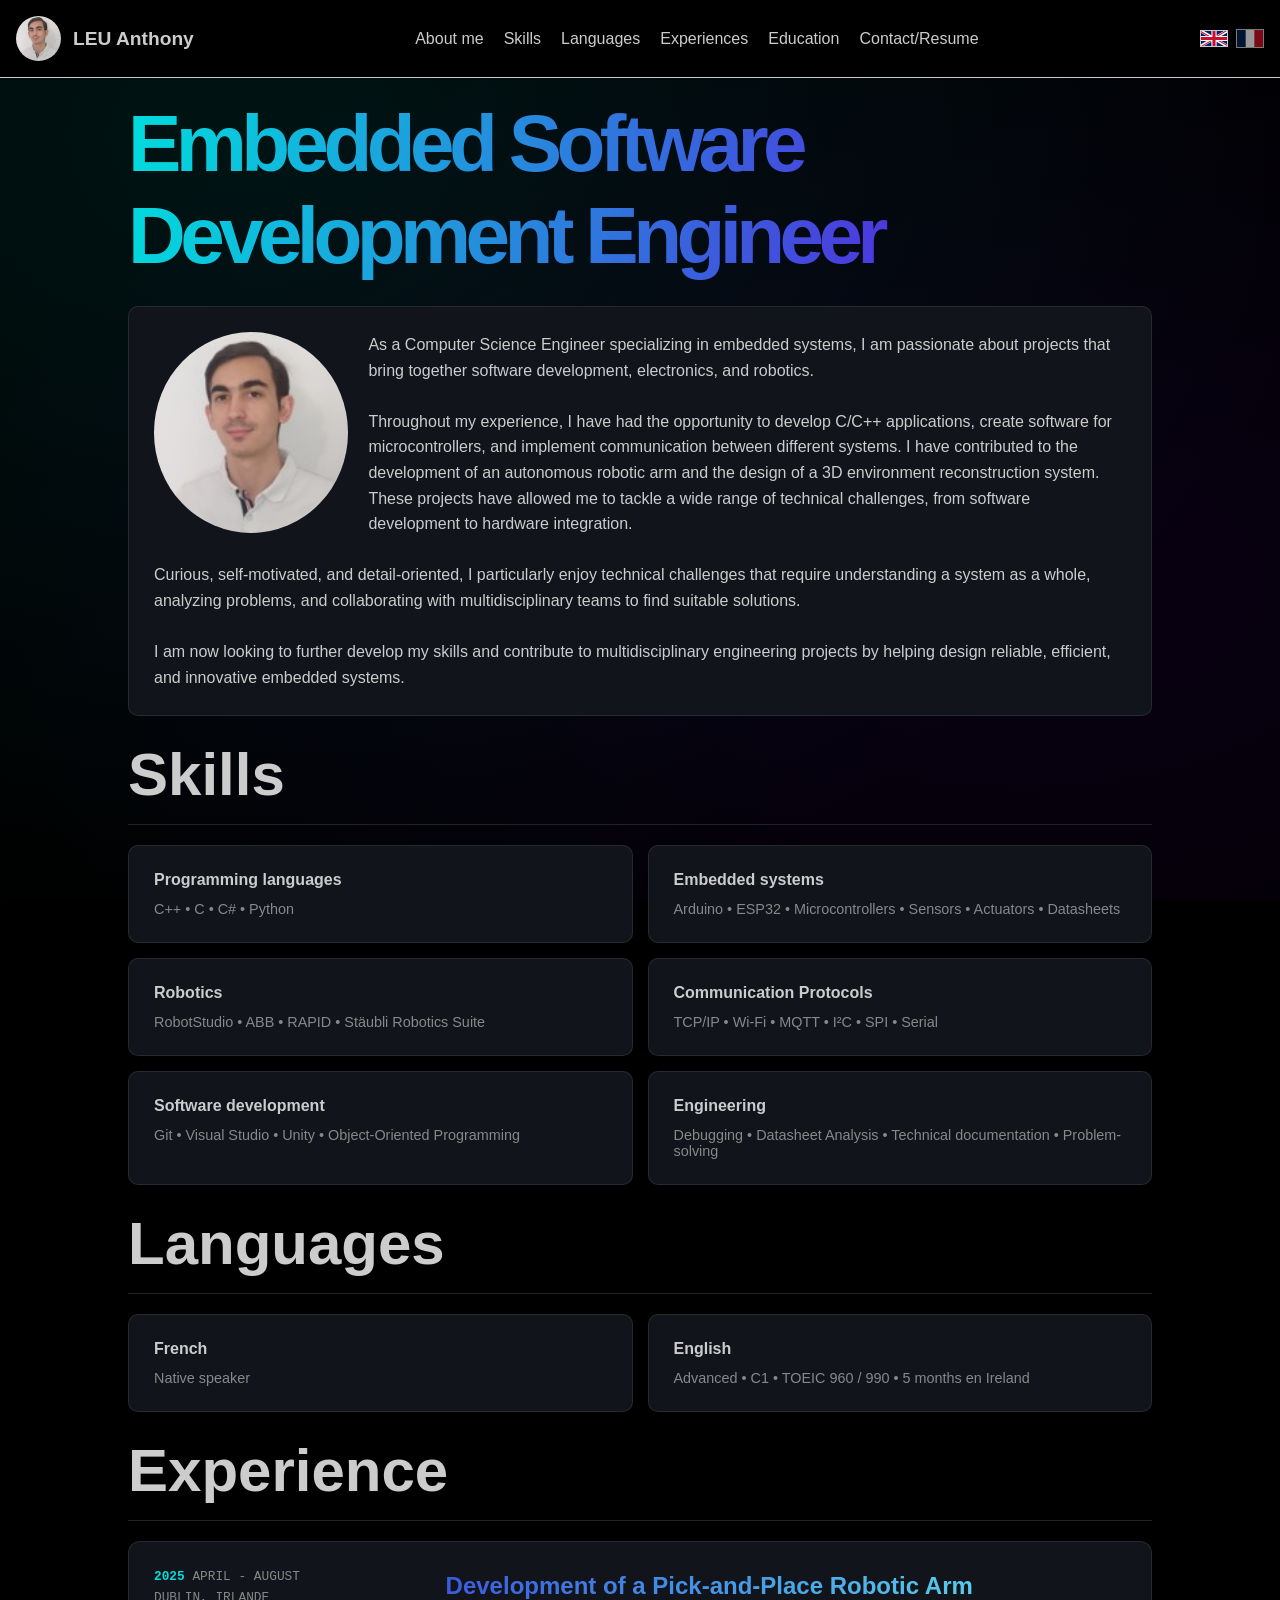
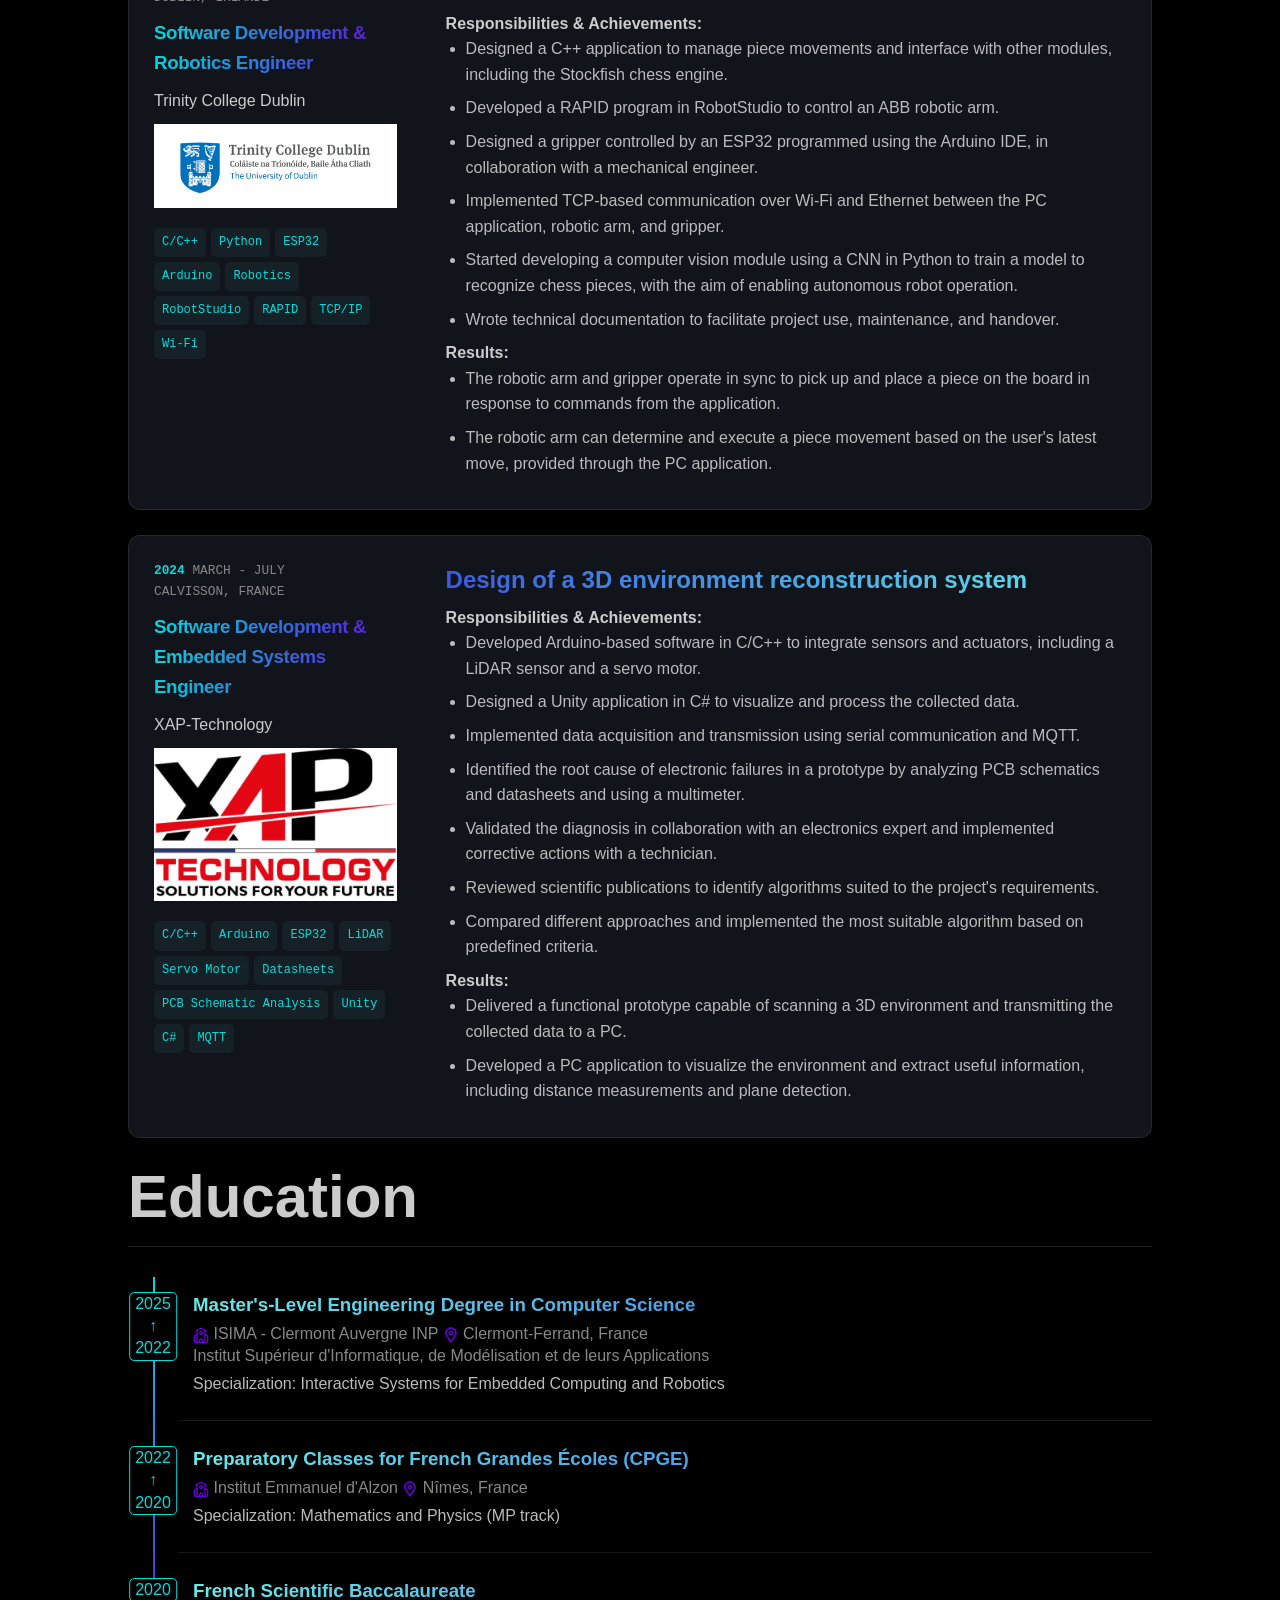
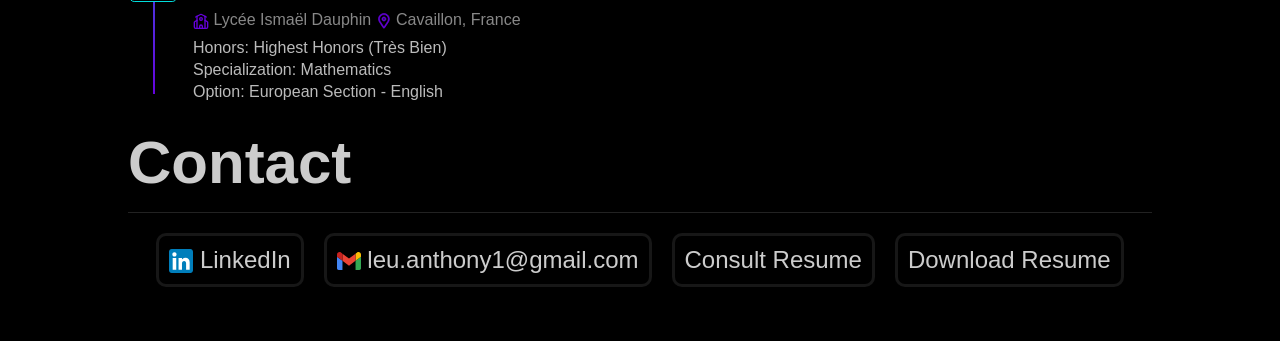
<file: index.html>
<!DOCTYPE html>
<html lang="en">
<head>
  <meta charset="UTF-8">
  <meta name="viewport" content="width=device-width, initial-scale=1.0">
  <title>LEU Anthony | Portfolio</title>
  <meta name="description" content="My personal portfolio.">

  <script>
    const language = navigator.language.toLowerCase();

    if (language.startsWith("fr")) {
      window.location.replace("fr/");
    } else {
      window.location.replace("en/");
    }
  </script>
</head>
<body>
  <p>
    Redirecting...
    <a href="en/">English</a> |
    <a href="fr/">Français</a>
  </p>
</body>
</html>
</file>
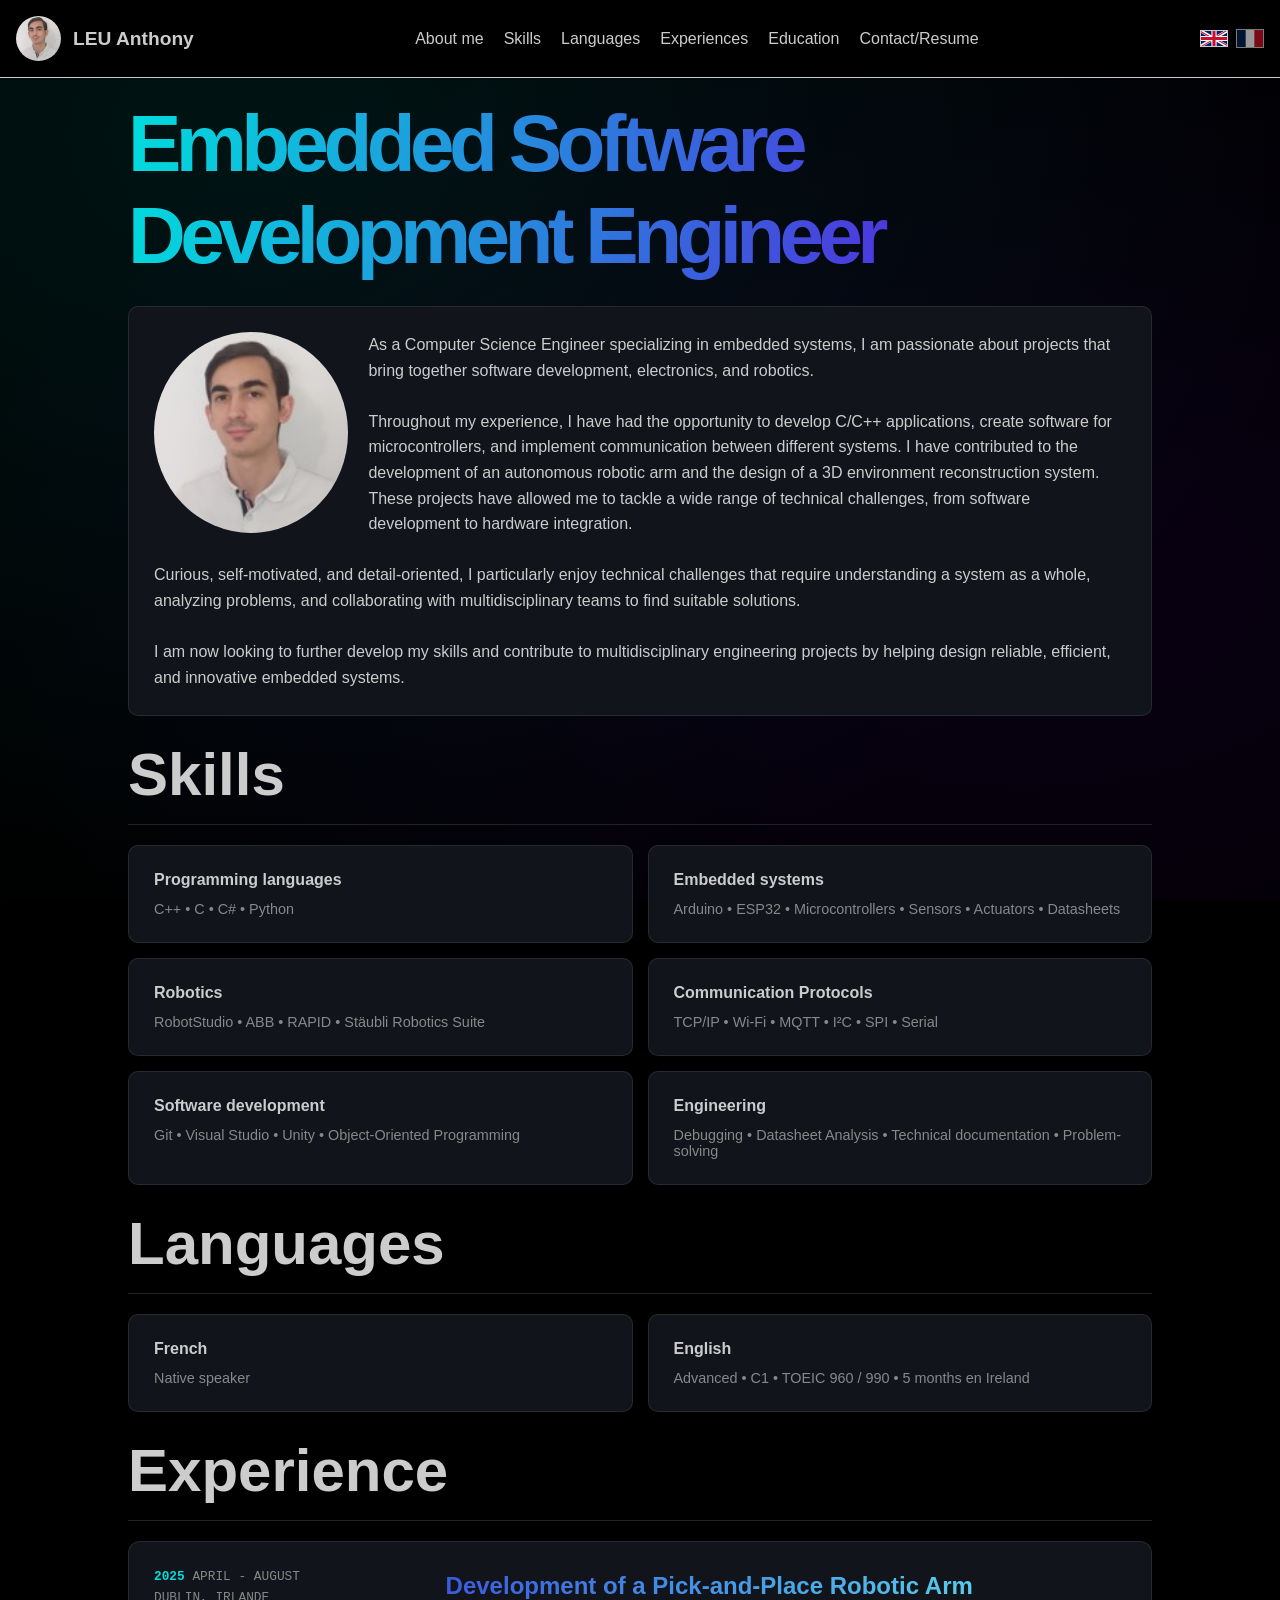
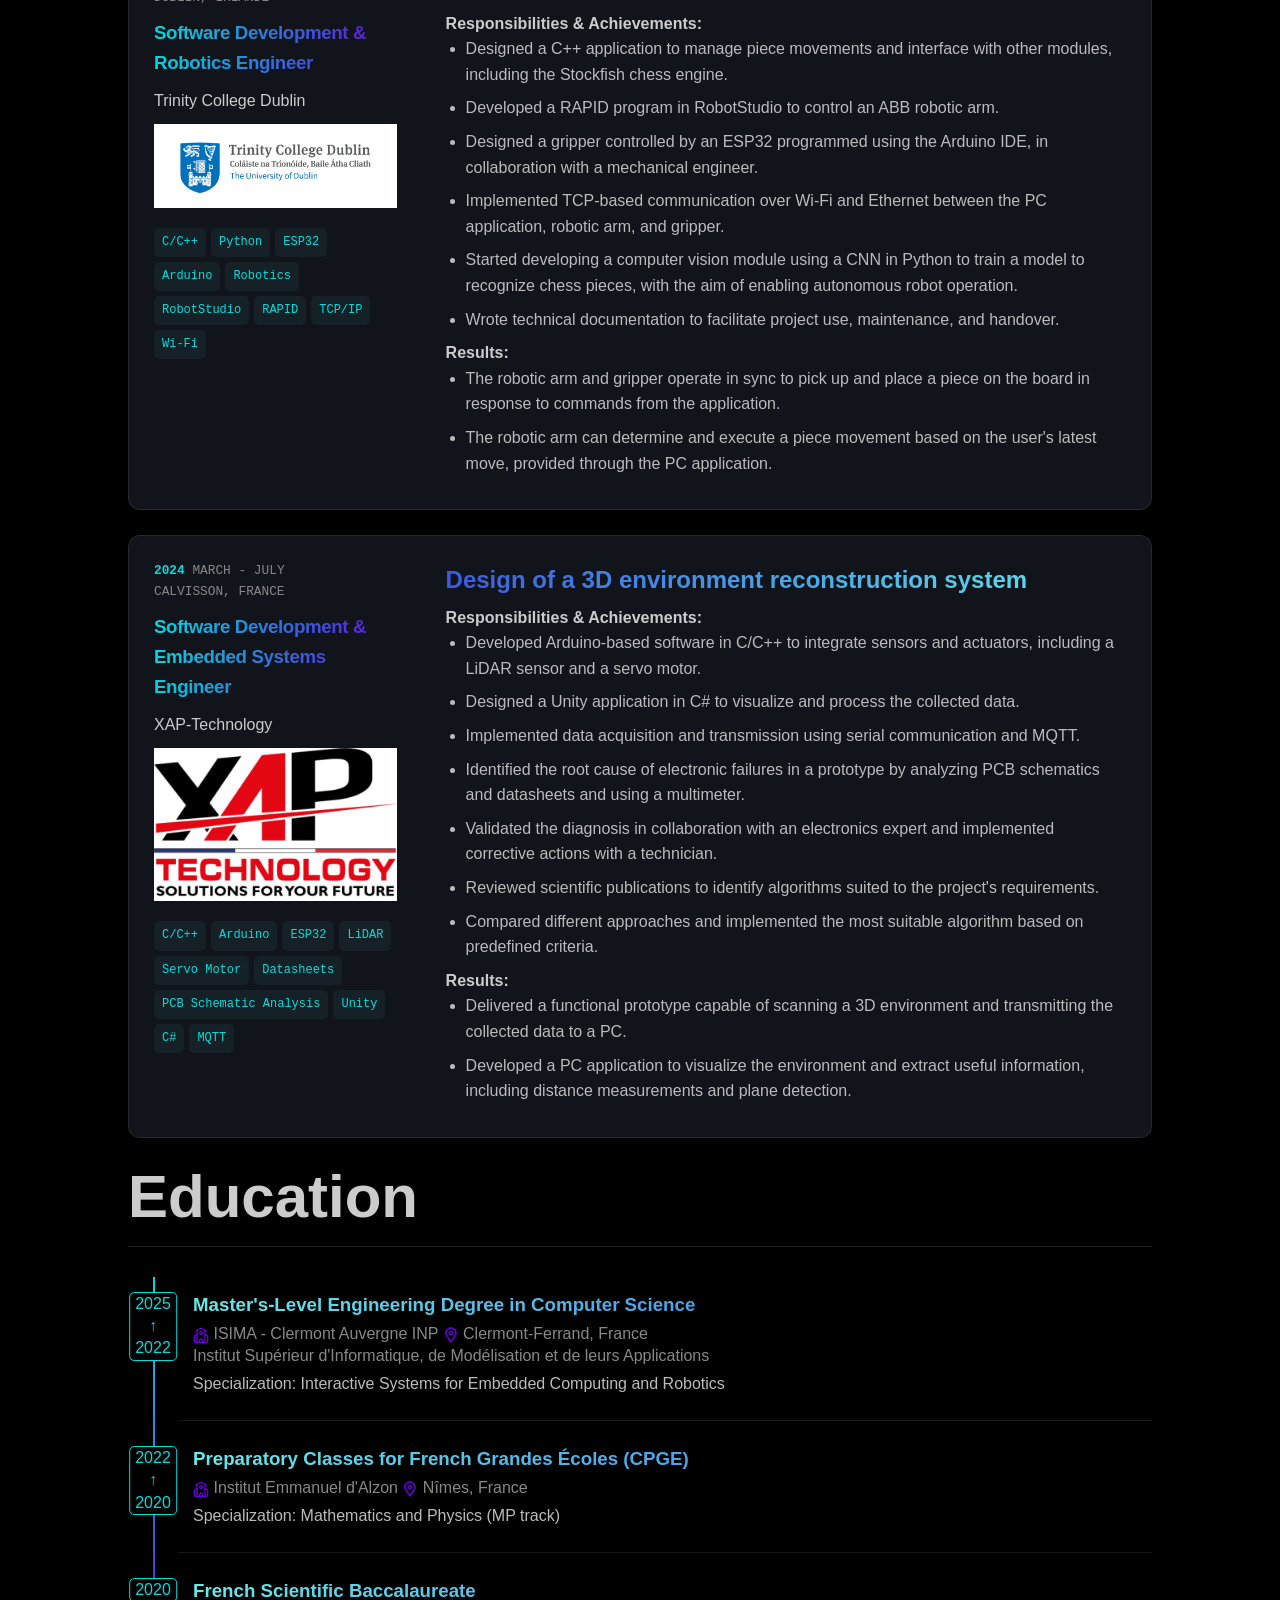
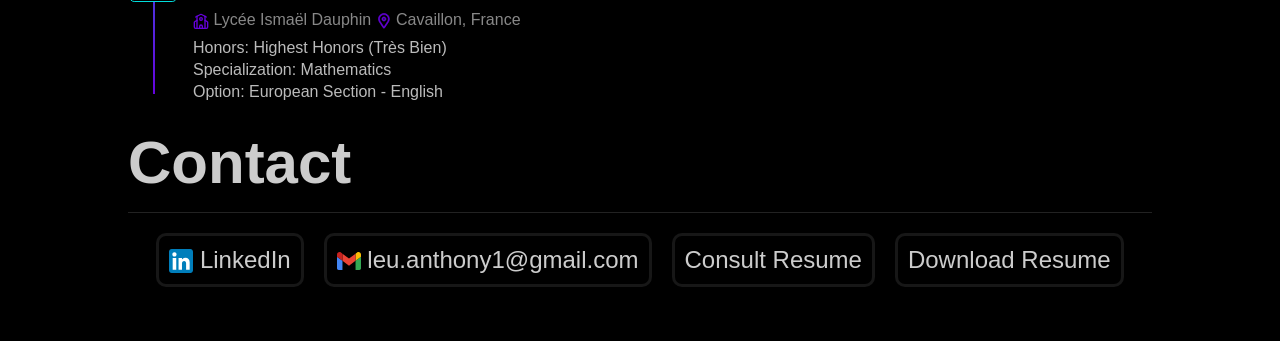
<file: en/index.html>
<!DOCTYPE html>
<html lang="en">
<head>
    <meta charset="UTF-8">
    <meta name="viewport" content="width=device-width, initial-scale=1.0">
    <title>LEU Anthony | Portfolio</title>
    <meta name="description" content="My personal portfolio.">
    <link rel="stylesheet" href="../style.css">
</head>
<body>
    <header>
        <nav>
            <a href="../en/" class="logo">
                <img src="../assets/profile.jpg" alt="Profile picture">
                <span>LEU Anthony</span>
            </a>
            <div class="nav-links">
                <a href="#about">About me</a>
                <a href="#skills">Skills</a>
                <a href="#languages">Languages</a>
                <a href="#experiences">Experiences</a>
                <a href="#education">Education</a>
                <a href="#contact">Contact/Resume</a>
            </div>
            <div class="language-selector">
                <a href="../en/" lang="en" aria-label="English" aria-current="page">
                    <img src="../assets/flags/gb.svg" alt="English">
                </a>
                <a href="../fr/" lang="fr" aria-label="Français">
                    <img src="../assets/flags/fr.svg" alt="Français">
                </a>
            </div>
        </nav>
    </header>
    <main>
        <section id="about">
            <h1>Embedded Software Development Engineer</h1>
            <div class="presentation">
                <img src="../assets/profile.jpg" alt="Profile picture">
                <p>
                    As a Computer Science Engineer specializing in embedded systems, I am passionate about projects that bring together software development, electronics, and robotics.
                    <br>
                    <br>
                    Throughout my experience, I have had the opportunity to develop C/C++ applications, create software for microcontrollers, and implement communication between different systems. I have contributed to the development of an autonomous robotic arm and the design of a 3D environment reconstruction system. These projects have allowed me to tackle a wide range of technical challenges, from software development to hardware integration.
                    <br>
                    <br>
                    Curious, self-motivated, and detail-oriented, I particularly enjoy technical challenges that require understanding a system as a whole, analyzing problems, and collaborating with multidisciplinary teams to find suitable solutions.
                    <br>
                    <br>
                    I am now looking to further develop my skills and contribute to multidisciplinary engineering projects by helping design reliable, efficient, and innovative embedded systems.
                </p>
            </div>
        </section>
        <section id="skills">
            <h2>Skills</h2>
            <div class="cards-grid">
                <div class="card">
                    <h3>
                        Programming languages
                    </h3>
                    <p>
                        C++ • C • C# • Python
                    </p>
                </div>
                <div class="card">
                    <h3>
                        Embedded systems
                    </h3>
                    <p>
                        Arduino • ESP32 • Microcontrollers • Sensors • Actuators • Datasheets
                    </p>
                </div>
                <div class="card">
                    <h3>
                        Robotics
                    </h3>
                    <p>
                        RobotStudio • ABB • RAPID • Stäubli Robotics Suite
                    </p>
                </div>
                <div class="card">
                    <h3>
                        Communication Protocols
                    </h3>
                    <p>
                        TCP/IP • Wi-Fi • MQTT • I²C • SPI • Serial
                    </p>
                </div>
                <div class="card">
                    <h3>
                        Software development
                    </h3>
                    <p>
                        Git • Visual Studio • Unity • Object-Oriented Programming
                    </p>
                </div>
                <div class="card">
                    <h3>
                        Engineering
                    </h3>

                    <p>
                        Debugging • Datasheet Analysis • Technical documentation • Problem-solving
                    </p>
                </div>
            </div>
        </section>
        <section id="languages">
            <h2>Languages</h2>
            <div class="cards-grid">
                <div class="card">
                    <h3>
                        French
                    </h3>
                    <p>
                        Native speaker
                    </p>
                </div>
                <div class="card">
                    <h3>
                        English
                    </h3>
                    <p>
                        Advanced • C1 • TOEIC 960 / 990 • 5 months en Ireland
                    </p>
                </div>
            </div>
        </section>
        <section id="experiences">
            <h2>Experience</h2>
            <div class="column">
                <article class="experience-card">
                    <div class="experience-head">
                        <div class="date_place">
                            <strong> 2025 </strong> APRIL - AUGUST
                            <br>
                            DUBLIN, IRLANDE
                        </div>
                        <h3>
                            Software Development & Robotics Engineer
                        </h3>
                        <div class="company">
                            Trinity College Dublin
                            <br>
                            <img src="../assets/company/Trinity-Logo.jpg" alt="Trinity-Logo">
                        </div>
                        <div class="tags">
                            <span class="tag">C/C++</span>
                            <span class="tag">Python</span>
                            <span class="tag">ESP32</span>
                            <span class="tag">Arduino</span>
                            <span class="tag">Robotics</span>
                            <span class="tag">RobotStudio</span>
                            <span class="tag">RAPID</span>
                            <span class="tag">TCP/IP</span>
                            <span class="tag">Wi-Fi</span>
                        </div>
                    </div>
                    <div class="experience-content">
                        <h3>
                            Development of a Pick-and-Place Robotic Arm
                        </h3>
                        <h4>
                            Responsibilities & Achievements:
                        </h4>
                        <ul>
                            <li>
                                Designed a C++ application to manage piece movements and interface with other modules, including the Stockfish chess engine.
                            </li>
                            <li>
                                Developed a RAPID program in RobotStudio to control an ABB robotic arm.
                            </li>
                            <li>
                                Designed a gripper controlled by an ESP32 programmed using the Arduino IDE, in collaboration with a mechanical engineer.
                            </li>
                            <li>
                                Implemented TCP-based communication over Wi-Fi and Ethernet between the PC application, robotic arm, and gripper.
                            </li>
                            <li>
                                Started developing a computer vision module using a CNN in Python to train a model to recognize chess pieces, with the aim of enabling autonomous robot operation.
                            </li>
                            <li>
                                Wrote technical documentation to facilitate project use, maintenance, and handover.
                            </li>
                        </ul>
                        <h4>
                            Results:
                        </h4>
                        <ul>

                            <li>
                                The robotic arm and gripper operate in sync to pick up and place a piece on the board in response to commands from the application.
                            </li>
                            <li>
                                The robotic arm can determine and execute a piece movement based on the user's latest move, provided through the PC application.
                            </li>
                        </ul>
                </article>
                <article class="experience-card">
                    <div class="experience-head">
                        <div class="date_place">
                            <strong> 2024 </strong> MARCH - JULY
                            <br>
                            CALVISSON, FRANCE
                        </div>
                        <h3>
                            Software Development & Embedded Systems Engineer
                        </h3>
                        <div class="company">
                            XAP-Technology
                            <br>
                            <img src="../assets/company/XAP-technology-Logo.png" alt="XAP-technology-Logo">
                        </div>
                        <div class="tags">
                            <span class="tag">C/C++</span>
                            <span class="tag">Arduino</span>
                            <span class="tag">ESP32</span>
                            <span class="tag">LiDAR</span>
                            <span class="tag">Servo Motor</span>
                            <span class="tag">Datasheets</span>
                            <span class="tag">PCB Schematic Analysis</span>
                            <span class="tag">Unity</span>
                            <span class="tag">C#</span>
                            <span class="tag">MQTT</span>
                        </div>
                    </div>
                    <div class="experience-content">
                        <h3>
                            Design of a 3D environment reconstruction system
                        </h3>
                        <h4>
                            Responsibilities & Achievements:
                        </h4>
                        <ul>
                            <li>
                                Developed Arduino-based software in C/C++ to integrate sensors and actuators, including a LiDAR sensor and a servo motor.
                            </li>
                            <li>
                                Designed a Unity application in C# to visualize and process the collected data.
                            </li>
                            <li>
                                Implemented data acquisition and transmission using serial communication and MQTT.
                            </li>
                            <li>
                                Identified the root cause of electronic failures in a prototype by analyzing PCB schematics and datasheets and using a multimeter.
                            </li>
                            <li>
                                Validated the diagnosis in collaboration with an electronics expert and implemented corrective actions with a technician.
                            </li>
                            <li>
                                Reviewed scientific publications to identify algorithms suited to the project's requirements.
                            </li>
                            <li>
                                Compared different approaches and implemented the most suitable algorithm based on predefined criteria.
                            </li>
                        </ul>
                        <h4>
                            Results:
                        </h4>
                        <ul>
                            <li>
                                Delivered a functional prototype capable of scanning a 3D environment and transmitting the collected data to a PC.
                            </li>
                            <li>
                                Developed a PC application to visualize the environment and extract useful information, including distance measurements and plane detection.
                            </li>
                        </ul>
                    </div>
                </article>
            </div>
        </section>
        <section id="education">
            <h2>Education</h2>
            <div class="timeline">
                <article class="education-card">
                    <div class="date">
                        2025<br>↑<br>2022
                    </div>
                    <h3>
                        Master's-Level Engineering Degree in Computer Science
                    </h3>
                    <div class="school">
                        <img src="../assets/icons/school.svg">
                        ISIMA - Clermont Auvergne INP
                        <img src="../assets/icons/location-pin.svg">
                        Clermont-Ferrand, France
                        <br>
                        Institut Supérieur d'Informatique, de Modélisation et de leurs Applications
                    </div>
                    <p>
                        Specialization: Interactive Systems for Embedded Computing and Robotics<br>
                    </p>
                </article>
                <article class="education-card">
                    <div class="date">
                        2022<br>↑<br>2020
                    </div>
                    <h3>
                        Preparatory Classes for French Grandes Écoles (CPGE)
                    </h3>
                    <div class="school">
                        <img src="../assets/icons/school.svg">
                        Institut Emmanuel d'Alzon
                        <img src="../assets/icons/location-pin.svg">
                        Nîmes, France
                    </div>
                    <p>
                        Specialization: Mathematics and Physics (MP track)<br>
                    </p>
                </article>
                <article class="education-card">
                    <div class="date">
                        2020
                    </div>
                    <h3>
                        French Scientific Baccalaureate
                    </h3>
                    <div class="school">
                        <img src="../assets/icons/school.svg">
                        Lycée Ismaël Dauphin
                        <img src="../assets/icons/location-pin.svg">
                        Cavaillon, France
                    </div>
                    <p>
                        Honors: Highest Honors (Très Bien)<br>
                        Specialization: Mathematics<br>
                        Option: European Section - English
                    </p>
                </article>
            </div>
        </section>
        <section id="contact">
            <h2>Contact</h2>
            <div class="column">
                <div class="row">
                    <a href="https://www.linkedin.com/in/anthony-leu/" target="_blank" rel="noopener noreferrer">
                        <img src="../assets/icons/LinkedIn.svg" alt="">
                        LinkedIn
                    </a>
                    <a href="mailto:leu.anthony1@gmail.com">
                        <img src="../assets/icons/Gmail.svg" alt="">
                        leu.anthony1@gmail.com
                    </a>
                    <a href="/assets/Resume-Leu_Anthony.pdf" target="_blank" rel="noopener noreferrer">
                        Consult Resume
                    </a>
                    <a href="/assets/Resume-Leu_Anthony.pdf" download="Resume-Leu_Anthony.pdf">
                        Download Resume
                    </a>
                </div>
            </div>
        </section>
        <br>
        <br>
        <br>
    </main>
</body>
</html>
</file>
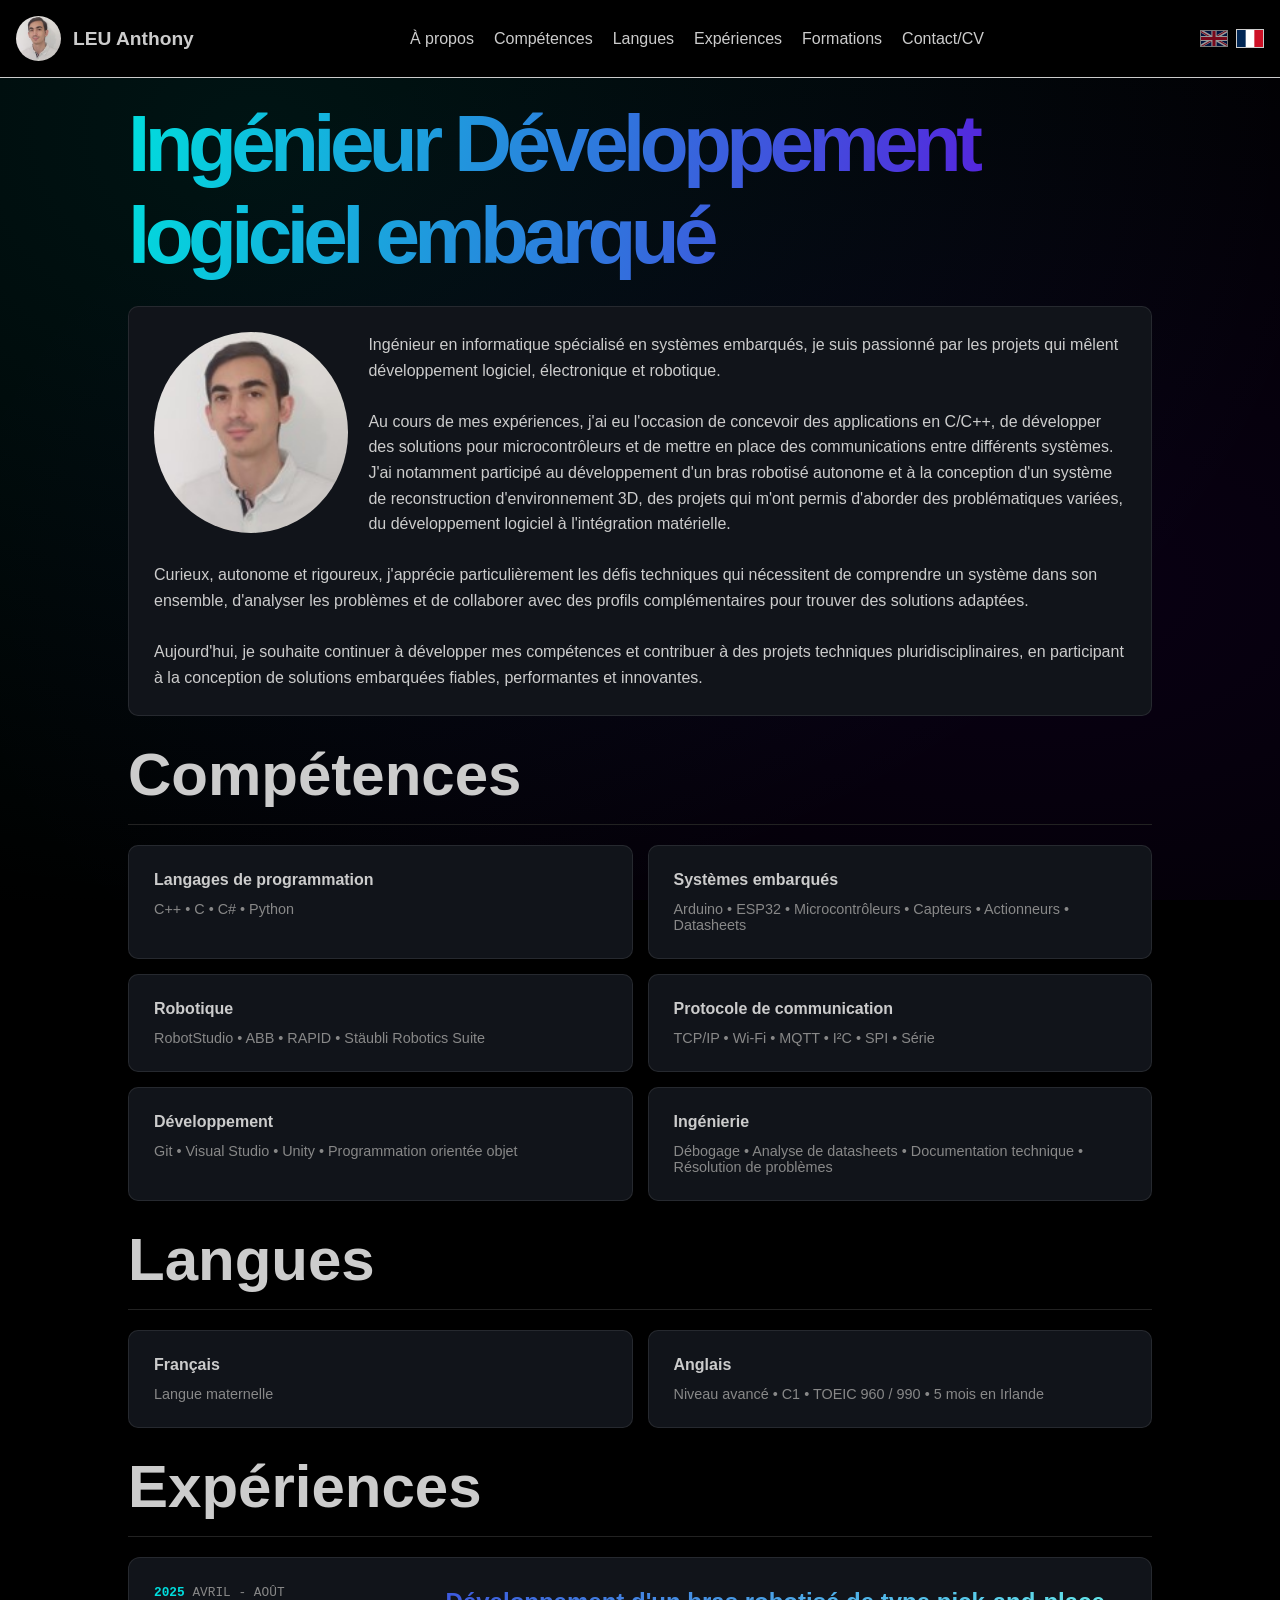
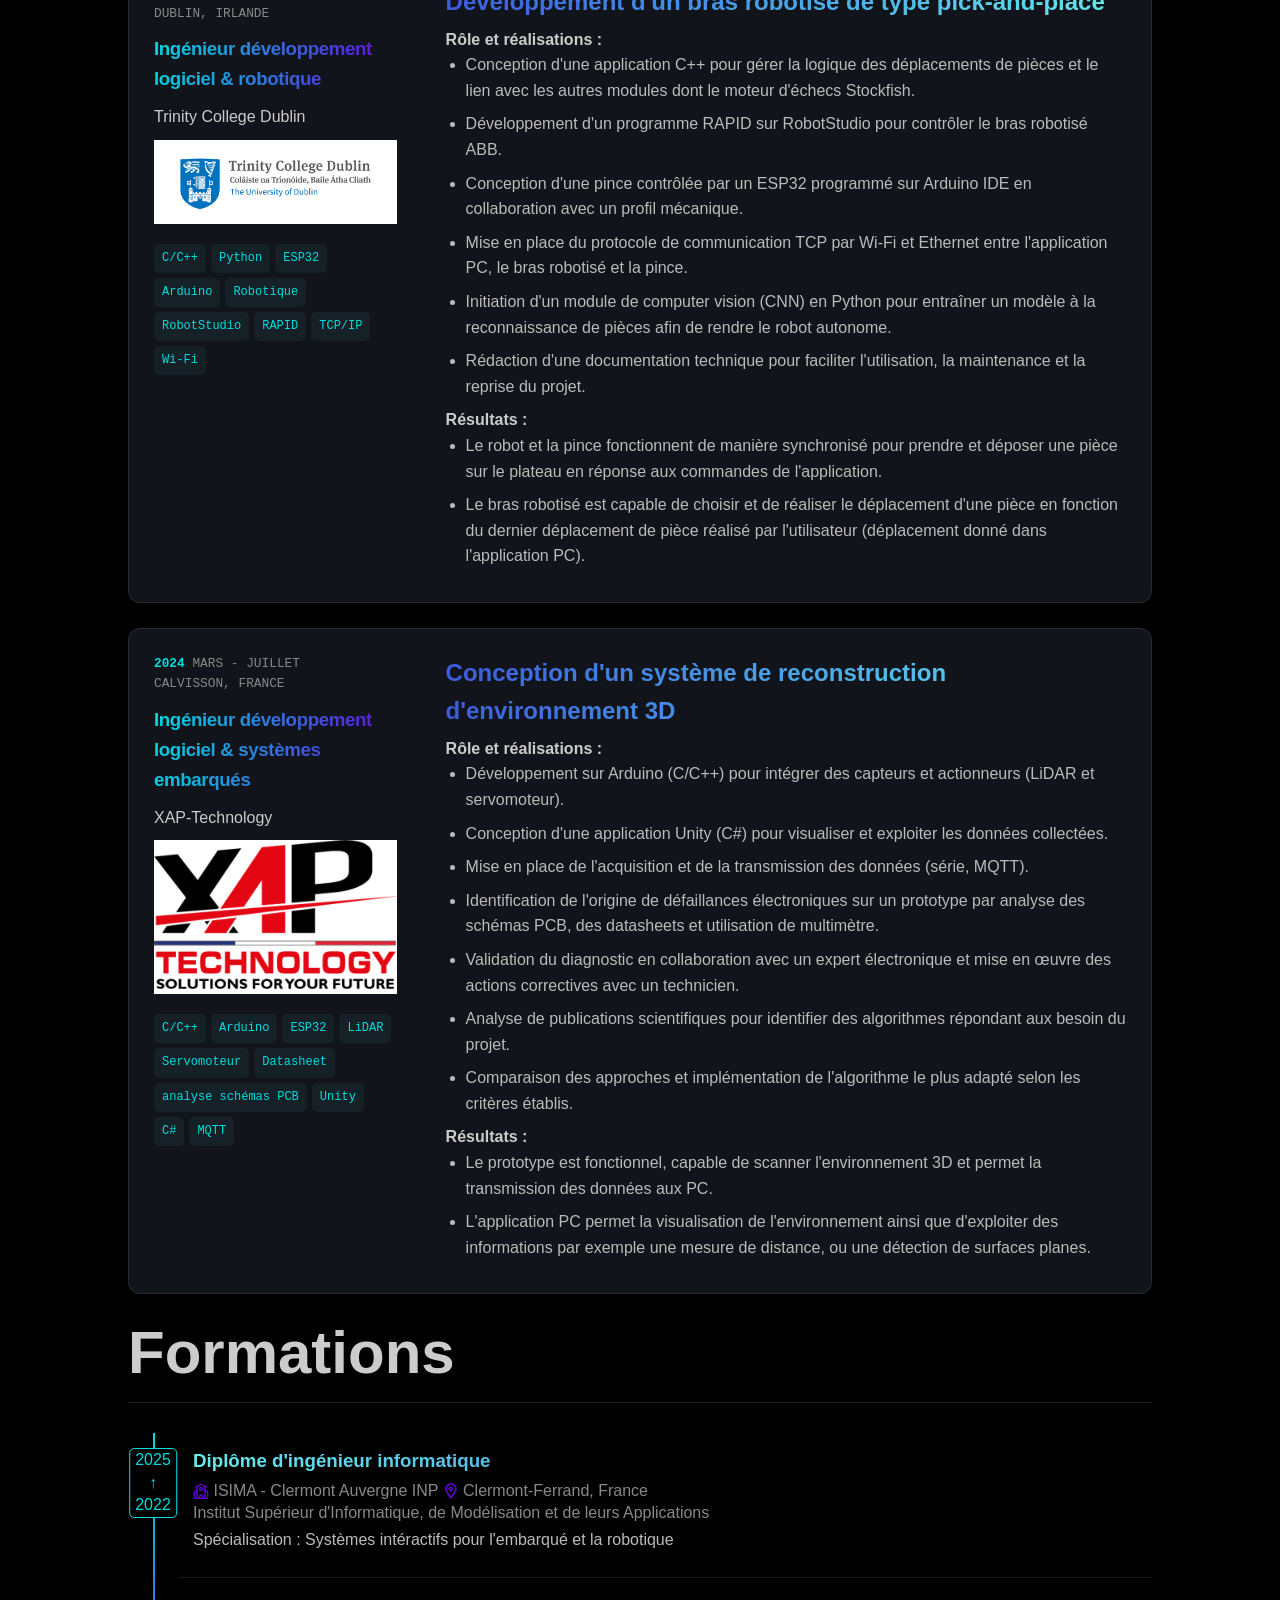
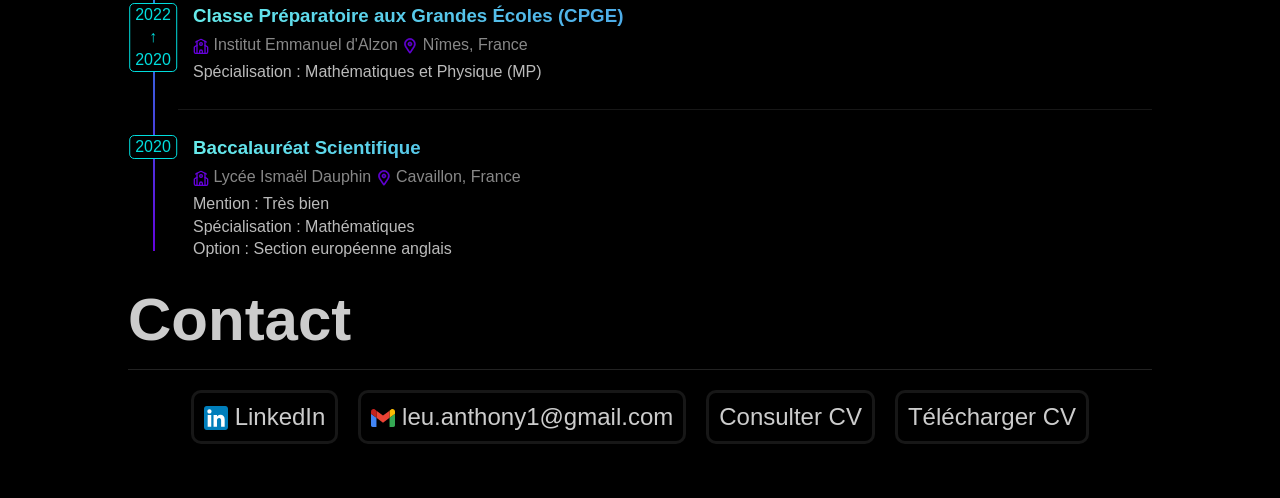
<file: fr/index.html>
<!DOCTYPE html>
<html lang="en">
<head>
    <meta charset="UTF-8">
    <meta name="viewport" content="width=device-width, initial-scale=1.0">
    <title>LEU Anthony | Portfolio</title>
    <meta name="description" content="My personal portfolio.">
    <link rel="stylesheet" href="../style.css">
</head>
<body>
    <header>
        <nav>
            <a href="../fr/" class="logo">
                <img src="../assets/profile.jpg" alt="Photo de profil">
                <span>LEU Anthony</span>
            </a>
            <div class="nav-links">
                <a href="#about">À propos</a>
                <a href="#skills">Compétences</a>
                <a href="#languages">Langues</a>
                <a href="#experiences">Expériences</a>
                <a href="#education">Formations</a>
                <a href="#contact">Contact/CV</a>
            </div>
            <div class="language-selector">
                <a href="../en/" lang="en" aria-label="English">
                    <img src="../assets/flags/gb.svg" alt="English">
                </a>
                <a href="../fr/" lang="fr" aria-label="Français" aria-current="page">
                    <img src="../assets/flags/fr.svg" alt="Français">
                </a>
            </div>
        </nav>
    </header>
    <main>
        <section id="about">
            <h1>Ingénieur Développement logiciel embarqué</h1>
            <div class="presentation">
                <img src="../assets/profile.jpg" alt="Photo de profil">
                <p>
                    Ingénieur en informatique spécialisé en systèmes embarqués, je suis passionné par les projets qui mêlent développement logiciel, électronique et robotique.
                    <br>
                    <br>
                    Au cours de mes expériences, j'ai eu l'occasion de concevoir des applications en C/C++, de développer des solutions pour microcontrôleurs et de mettre en place des communications entre différents systèmes. J'ai notamment participé au développement d'un bras robotisé autonome et à la conception d'un système de reconstruction d'environnement 3D, des projets qui m'ont permis d'aborder des problématiques variées, du développement logiciel à l'intégration matérielle.
                    <br>
                    <br>
                    Curieux, autonome et rigoureux, j'apprécie particulièrement les défis techniques qui nécessitent de comprendre un système dans son ensemble, d'analyser les problèmes et de collaborer avec des profils complémentaires pour trouver des solutions adaptées.
                    <br>
                    <br>
                    Aujourd'hui, je souhaite continuer à développer mes compétences et contribuer à des projets techniques pluridisciplinaires, en participant à la conception de solutions embarquées fiables, performantes et innovantes.
                </p>
            </div>
        </section>
        <section id="skills">
            <h2>Compétences</h2>
            <div class="cards-grid">
                <div class="card">
                    <h3>
                        Langages de programmation
                    </h3>
                    <p>
                        C++ • C • C# • Python
                    </p>
                </div>
                <div class="card">
                    <h3>
                        Systèmes embarqués
                    </h3>
                    <p>
                        Arduino • ESP32 • Microcontrôleurs • Capteurs • Actionneurs • Datasheets
                    </p>
                </div>
                <div class="card">
                    <h3>
                        Robotique
                    </h3>
                    <p>
                        RobotStudio • ABB • RAPID • Stäubli Robotics Suite
                    </p>
                </div>
                <div class="card">
                    <h3>
                        Protocole de communication
                    </h3>
                    <p>
                        TCP/IP • Wi-Fi • MQTT • I²C • SPI • Série
                    </p>
                </div>
                <div class="card">
                    <h3>
                        Développement
                    </h3>
                    <p>
                        Git • Visual Studio • Unity • Programmation orientée objet
                    </p>
                </div>
                <div class="card">
                    <h3>
                        Ingénierie
                    </h3>

                    <p>
                        Débogage • Analyse de datasheets • Documentation technique • Résolution de problèmes
                    </p>
                </div>
            </div>
        </section>
        <section id="languages">
            <h2>Langues</h2>
            <div class="cards-grid">
                <div class="card">
                    <h3>
                        Français
                    </h3>
                    <p>
                        Langue maternelle
                    </p>
                </div>
                <div class="card">
                    <h3>
                        Anglais
                    </h3>
                    <p>
                        Niveau avancé • C1 • TOEIC 960 / 990 • 5 mois en Irlande
                    </p>
                </div>
            </div>
        </section>
        <section id="experiences">
            <h2>Expériences</h2>
            <div class="column">
                <article class="experience-card">
                    <div class="experience-head">
                        <div class="date_place">
                            <strong> 2025 </strong> AVRIL - AOÛT
                            <br>
                            DUBLIN, IRLANDE
                        </div>
                        <h3>
                            Ingénieur développement logiciel & robotique
                        </h3>
                        <div class="company">
                            Trinity College Dublin
                            <br>
                            <img src="../assets/company/Trinity-Logo.jpg" alt="Trinity-Logo">
                        </div>
                        <div class="tags">
                            <span class="tag">C/C++</span>
                            <span class="tag">Python</span>
                            <span class="tag">ESP32</span>
                            <span class="tag">Arduino</span>
                            <span class="tag">Robotique</span>
                            <span class="tag">RobotStudio</span>
                            <span class="tag">RAPID</span>
                            <span class="tag">TCP/IP</span>
                            <span class="tag">Wi-Fi</span>
                        </div>
                    </div>
                    <div class="experience-content">
                        <h3>
                            Développement d'un bras robotisé de type pick-and-place
                        </h3>
                        <h4>
                            Rôle et réalisations :
                        </h4>
                        <ul>
                            <li>
                                Conception d'une application C++ pour gérer la logique des déplacements de pièces et le lien avec les autres modules dont le moteur d'échecs Stockfish.
                            </li>
                            <li>
                                Développement d'un programme  RAPID  sur RobotStudio pour contrôler le bras robotisé ABB.
                            </li>
                            <li>
                                Conception d'une pince contrôlée par un ESP32 programmé sur Arduino IDE en collaboration avec un profil mécanique.
                            </li>
                            <li>
                                Mise en place du protocole de communication TCP par Wi-Fi et Ethernet entre l'application PC, le bras robotisé et la pince.
                            </li>
                            <li>
                                Initiation d'un module de computer vision (CNN) en Python pour entraîner un modèle à la reconnaissance de pièces afin de rendre le robot autonome.
                            </li>
                            <li>
                                Rédaction d'une documentation technique pour faciliter l'utilisation, la maintenance et la reprise du projet.
                            </li>
                        </ul>
                        <h4>
                            Résultats :
                        </h4>
                        <ul>

                            <li>
                               Le robot et la pince fonctionnent de manière synchronisé pour prendre et déposer une pièce sur le plateau en réponse aux commandes de l'application.
                            </li>
                            <li>
                                Le bras robotisé est capable de choisir et de réaliser le déplacement d'une pièce en fonction du dernier déplacement de pièce réalisé par l'utilisateur (déplacement donné dans l'application PC).
                            </li>
                        </ul>
                </article>
                <article class="experience-card">
                    <div class="experience-head">
                        <div class="date_place">
                            <strong> 2024 </strong> MARS - JUILLET
                            <br>
                            CALVISSON, FRANCE
                        </div>
                        <h3>
                            Ingénieur développement logiciel & systèmes embarqués
                        </h3>
                        <div class="company">
                            XAP-Technology
                            <br>
                            <img src="../assets/company/XAP-technology-Logo.png" alt="XAP-technology-Logo">
                        </div>
                        <div class="tags">
                            <span class="tag">C/C++</span>
                            <span class="tag">Arduino</span>
                            <span class="tag">ESP32</span>
                            <span class="tag">LiDAR</span>
                            <span class="tag">Servomoteur</span>
                            <span class="tag">Datasheet</span>
                            <span class="tag">analyse schémas PCB</span>
                            <span class="tag">Unity</span>
                            <span class="tag">C#</span>
                            <span class="tag">MQTT</span>
                        </div>
                    </div>
                    <div class="experience-content">
                        <h3>
                            Conception d'un système de reconstruction d'environnement 3D
                        </h3>
                        <h4>
                            Rôle et réalisations :
                        </h4>
                        <ul>
                            <li>
                                Développement sur Arduino (C/C++) pour intégrer des capteurs et actionneurs (LiDAR et servomoteur).
                            </li>
                            <li>
                                Conception d'une application Unity (C#) pour visualiser et exploiter les données collectées.
                            </li>
                            <li>
                                Mise en place de l'acquisition et de la transmission des données (série, MQTT).
                            </li>
                            <li>
                                Identification de l'origine de défaillances électroniques sur un prototype par analyse des schémas PCB, des datasheets et utilisation de multimètre.
                            </li>
                            <li>
                                Validation du diagnostic en collaboration avec un expert électronique et mise en œuvre des actions correctives avec un technicien.
                            </li>
                            <li>
                                Analyse de publications scientifiques pour identifier des algorithmes répondant aux besoin du projet.
                            </li>
                            <li>
                                Comparaison des approches et implémentation de l'algorithme le plus adapté selon les critères établis.
                            </li>
                        </ul>
                        <h4>
                            Résultats :
                        </h4>
                        <ul>
                            <li>
                                Le prototype est fonctionnel, capable de scanner l'environnement 3D et permet la transmission des données aux PC.
                            </li>
                            <li>
                                L'application PC permet la visualisation de l'environnement ainsi que d'exploiter des informations par exemple une mesure de distance, ou une détection de surfaces planes.
                            </li>
                        </ul>
                    </div>
                </article>
            </div>
        </section>
        <section id="education">
            <h2>Formations</h2>
            <div class="timeline">
                <article class="education-card">
                    <div class="date">
                        2025<br>↑<br>2022
                    </div>
                    <h3>
                        Diplôme d'ingénieur informatique
                    </h3>
                    <div class="school">
                        <img src="../assets/icons/school.svg">
                        ISIMA - Clermont Auvergne INP
                        <img src="../assets/icons/location-pin.svg">
                        Clermont-Ferrand, France
                        <br>
                        Institut Supérieur d'Informatique, de Modélisation et de leurs Applications
                    </div>
                    <p>
                        Spécialisation : Systèmes intéractifs pour l'embarqué et la robotique<br>
                    </p>
                </article>
                <article class="education-card">
                    <div class="date">
                        2022<br>↑<br>2020
                    </div>
                    <h3>
                        Classe Préparatoire aux Grandes Écoles (CPGE)
                    </h3>
                    <div class="school">
                        <img src="../assets/icons/school.svg">
                        Institut Emmanuel d'Alzon
                        <img src="../assets/icons/location-pin.svg">
                        Nîmes, France
                    </div>
                    <p>
                        Spécialisation : Mathématiques et Physique (MP)<br>
                    </p>
                </article>
                <article class="education-card">
                    <div class="date">
                        2020
                    </div>
                    <h3>
                        Baccalauréat Scientifique
                    </h3>
                    <div class="school">
                        <img src="../assets/icons/school.svg">
                        Lycée Ismaël Dauphin
                        <img src="../assets/icons/location-pin.svg">
                        Cavaillon, France
                    </div>
                    <p>
                        Mention : Très bien<br>
                        Spécialisation : Mathématiques<br>
                        Option : Section européenne anglais
                    </p>
                </article>
            </div>
        </section>
        <section id="contact">
            <h2>Contact</h2>
            <div class="column">
                <div class="row">
                    <a href="https://www.linkedin.com/in/anthony-leu/" target="_blank" rel="noopener noreferrer">
                        <img src="../assets/icons/LinkedIn.svg" alt="">
                        LinkedIn
                    </a>
                    <a href="mailto:leu.anthony1@gmail.com">
                        <img src="../assets/icons/Gmail.svg" alt="">
                        leu.anthony1@gmail.com
                    </a>
                    <a href="/assets/CV-Leu_Anthony.pdf" target="_blank" rel="noopener noreferrer">
                        Consulter CV
                    </a>
                    <a href="/assets/CV-Leu_Anthony.pdf" download="CV-Leu_Anthony.pdf">
                        Télécharger CV
                    </a>
                </div>
            </div>
        </section>
        <br>
        <br>
        <br>
    </main>
</body>
</html>
</file>
<file: style.css>
/* General reset */
* {
    margin: 0;
    padding: 0;
    box-sizing: border-box;
}

:root {
    --white: #cccccc;
    --black: #000000;
    --light-grey: #bbbbbb;
    --grey: #888888;
    --dark-grey: #222222;
    --light-blue: #00dddd;
    --dark-blue: #6600dd;
    --h1-size: clamp(3.2rem, 7vw, 5rem);
    --h2-size: calc(var(--h1-size) * 0.75);
    --border: rgba(255, 255, 255, 0.09);
    --card: #11141a;
}

body {
    font-family: Arial, sans-serif;
    background-color: var(--black);
    color: var(--white);
    background-image:
        radial-gradient(
            ellipse at 20% 15%,
            rgb(from var(--light-blue) r g b / 9%),
            transparent 75%
        ),
        radial-gradient(
            ellipse at 80% 65%,
            rgb(from var(--dark-blue) r g b / 9%),
            transparent 75%
        );
    background-attachment: fixed;
}

img {
    height: 1em;
    width: auto;
    max-width: 1em;
    vertical-align: middle;
}

/* Headings */
h1 {
    font-size: var(--h1-size);
    letter-spacing: -0.07em;
    font-weight: 700;
    margin-bottom: 24px;
    background: linear-gradient(100deg,var(--light-blue),var(--dark-blue));
    -webkit-background-clip: text;
    background-clip: text;
    -webkit-text-fill-color: transparent;
}

h2 {
    font-size: var(--h2-size);
    font-weight: 600;
    line-height: 1.3;
    color: var(--white);
    margin-bottom: 20px;
    padding-bottom: 10px;
    border-bottom: 1px solid var(--dark-grey);
}

/* Header */
header {
    position: sticky;
    z-index: 100;
    top: 0;
    background-color: var(--black);
    padding: 16px;
    border-bottom: 1px solid var(--white);
}

nav {
    display: flex;
    align-items: center;
    justify-content: space-between;
}

/* Profile picture and name */
.logo {
    display: flex;
    align-items: center;
    gap: 12px;
    text-decoration: none;
    color: inherit;
    font-size: 1.2rem;
    font-weight: bold;
}

.logo img {
    width: 45px;
    max-width: none;
    height: 45px;
    object-fit: cover;
    border-radius: 50%;
}

/* Navigation links */
.nav-links {
    display: flex;
    align-items: center;
    gap: 20px;
}

.nav-links a {
    text-decoration: none;
    color: var(--white);
}

.nav-links a:hover {
    color: var(--grey);
}

/* Language flags */
.language-selector {
    display: flex;
    align-items: center;
    gap: 8px;
}
.language-selector img{
    width: 28px;
    max-width: none;
    height: auto;
    display: block;
    border: 1px solid var(--white);
}
.language-selector img:hover {
    transform: translateY(-2px);
}

.language-selector a:not([aria-current="page"]) {
    opacity: 0.6;
}

.language-selector a[aria-current="page"] {
    opacity: 1;
}

/* Main */
main {
    width: 80%;
    margin-inline: auto;
}

section {
    scroll-margin-top: 80px;
    padding-top: 20px
}

.presentation {
    padding: 25px;
    line-height: 1.6;
    border: 1px solid var(--border);
    border-radius: 10px;
    background: var(--card);
}


.presentation img {
    float: left;
    width: 20%;
    height: auto;
    max-width: 20%;
    object-fit: cover;
    border-radius: 50%;
    margin: 0 20px 10px 0;
}

/* Cards (skills & languages) */

.cards-grid {
    display: grid;
    grid-template-columns:
        repeat(2, 1fr);
    gap: 15px;
}

.card {
    padding: 25px;
    border: 1px solid var(--border);
    border-radius: 10px;
    background: var(--card);
}

.card h3 {
    margin-bottom: 12px;
    font-size: 1rem;
}

.card p {
    color: var(--grey);

    font-size: 0.9rem;
}

/* experiences */

.column {
    display: flex;
    flex-direction: column;
    justify-content: center;
    align-items: center;
    gap: 25px;
}

.experience-card {
    display: grid;
    grid-template-columns: 25% 1fr;
    gap: 5%;
    padding: 25px;
    border: 1px solid var(--border);
    border-radius: 12px;
    background: var(--card);
    line-height: 1.6;
}

.date_place {
    color: var(--grey);
    font-family: monospace;
    font-size: 0.8rem;
    padding-bottom: 10px;
}

.date_place strong {
    color: var(--light-blue);
    font-style: bold;
}

.experience-head h3 {
    letter-spacing: -0.02em;
    font-weight: 700;
    margin-bottom: 10px;
    background: linear-gradient(100deg,var(--light-blue),var(--dark-blue));
    -webkit-background-clip: text;
    background-clip: text;
    -webkit-text-fill-color: transparent;
}

.company {
    color : var(--white);
}

.company img{
    width: 100%;
    max-width: none;
    max-height: 80%;
    height: auto;
    object-fit: contain;
    margin-top: 10px;
    background-color: white;
}

.experience-content h3{
    font-size: 1.5rem;
    margin-bottom: 5px;
    background: linear-gradient(100deg,color-mix(in srgb, var(--dark-blue) 60%, var(--light-blue)),color-mix(in srgb, var(--light-blue) 60%, white));
    -webkit-background-clip: text;
    background-clip: text;
    -webkit-text-fill-color: transparent;
}

.experience-content ul {
    padding-left: 20px;
    color: var(--light-grey);
}

.experience-content li {
    margin-bottom: 8px;
}

.tags {
    display: flex;
    flex-wrap: wrap;
    gap: 5px;
    margin-top: 20px;
}

.tag {
    padding: 5px 8px;
    border-radius: 5px;
    color: var(--light-blue);
    background: rgba(103, 232, 249, 0.06);
    font-family: monospace;
    font-size: 0.75rem;
}

/* education */

.timeline{
    position: relative;
    display:flex;
    flex-direction: column;
    gap: 25px;
    padding-left: 50px;
}

.timeline::before {
    content: "";
    position: absolute;
    gap: 25px;
    top: 10px;
    left: 25px;
    bottom: 10px;
    width: 2px;
    background: linear-gradient(100deg,var(--light-blue),var(--dark-blue));
}

.education-card {
    position: relative;
    display: grid;
    padding-top: 25px;
    padding-left: 15px;
    line-height: 1.4;
    color: var(--light-grey);
    border-top: 1px solid var(--border);
}
.education-card:first-child {
    border: none;
}

.education-card h3{
    margin-bottom: 5px;
    background: linear-gradient(100deg,color-mix(in srgb, var(--light-blue) 60%, white),color-mix(in srgb, var(--dark-blue) 60%, var(--light-blue)));
    -webkit-background-clip: text;
    background-clip: text;
    -webkit-text-fill-color: transparent;
}

.timeline .date {
    position: absolute;
    transform: translate(-50%, 0%);
    left: -25px;
    top: 25px;
    color: var(--light-blue);
    text-align: center;
    background-color: var(--black);
    border-style: solid;
    border-color: var(--light-blue);
    border-radius: 5px;
    border-width: 1px;
    padding: 0px 5px;
}

.school {
    color: var(--grey);
    margin-bottom: 5px;
}


.row {
    display: flex;
    align-items: center;
    gap: 20px;
    font-size: 1.5rem;
}

.row a{
    text-decoration: none;
    padding: 10px;
    color: var(--white);
    border: 3px solid var(--border);
    border-radius: 10px;
    background: var(--black);
}

.row a:hover{
    color: var(--black);
    background: var(--grey);
}
</file>
